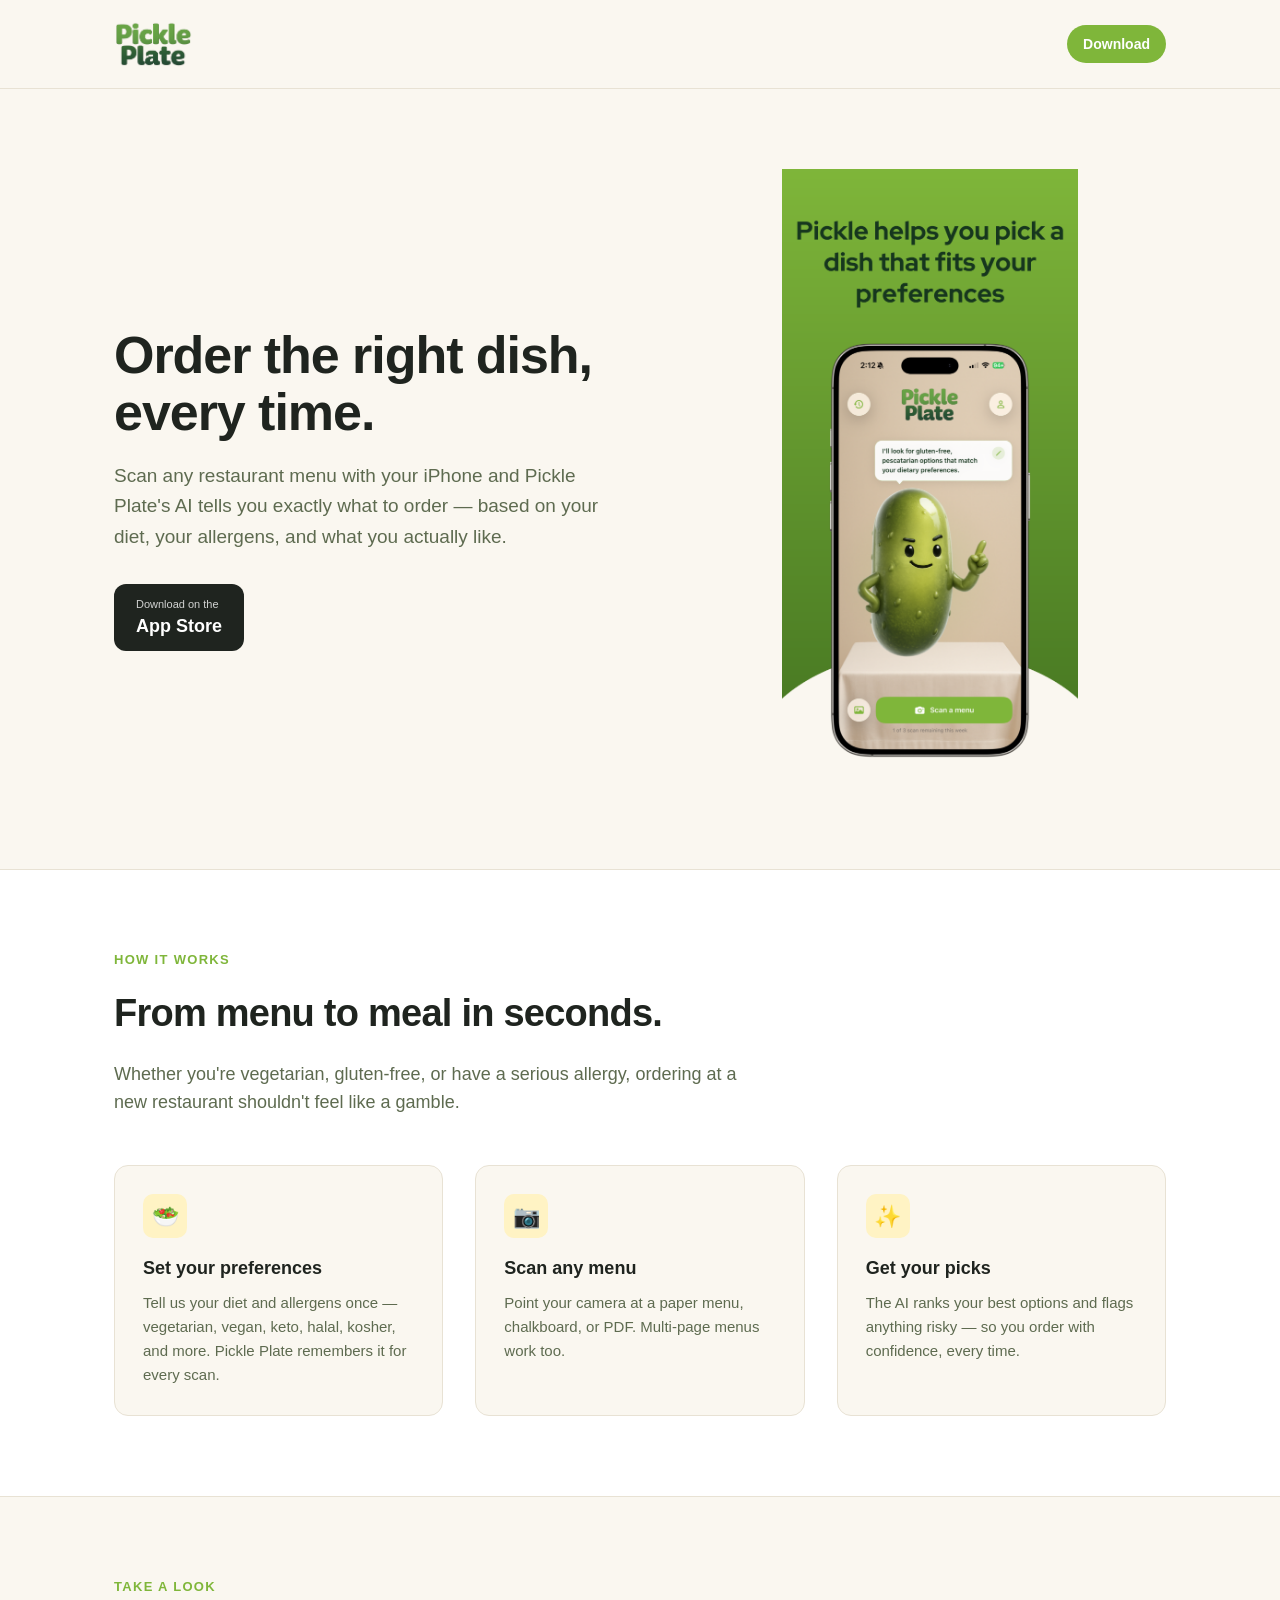
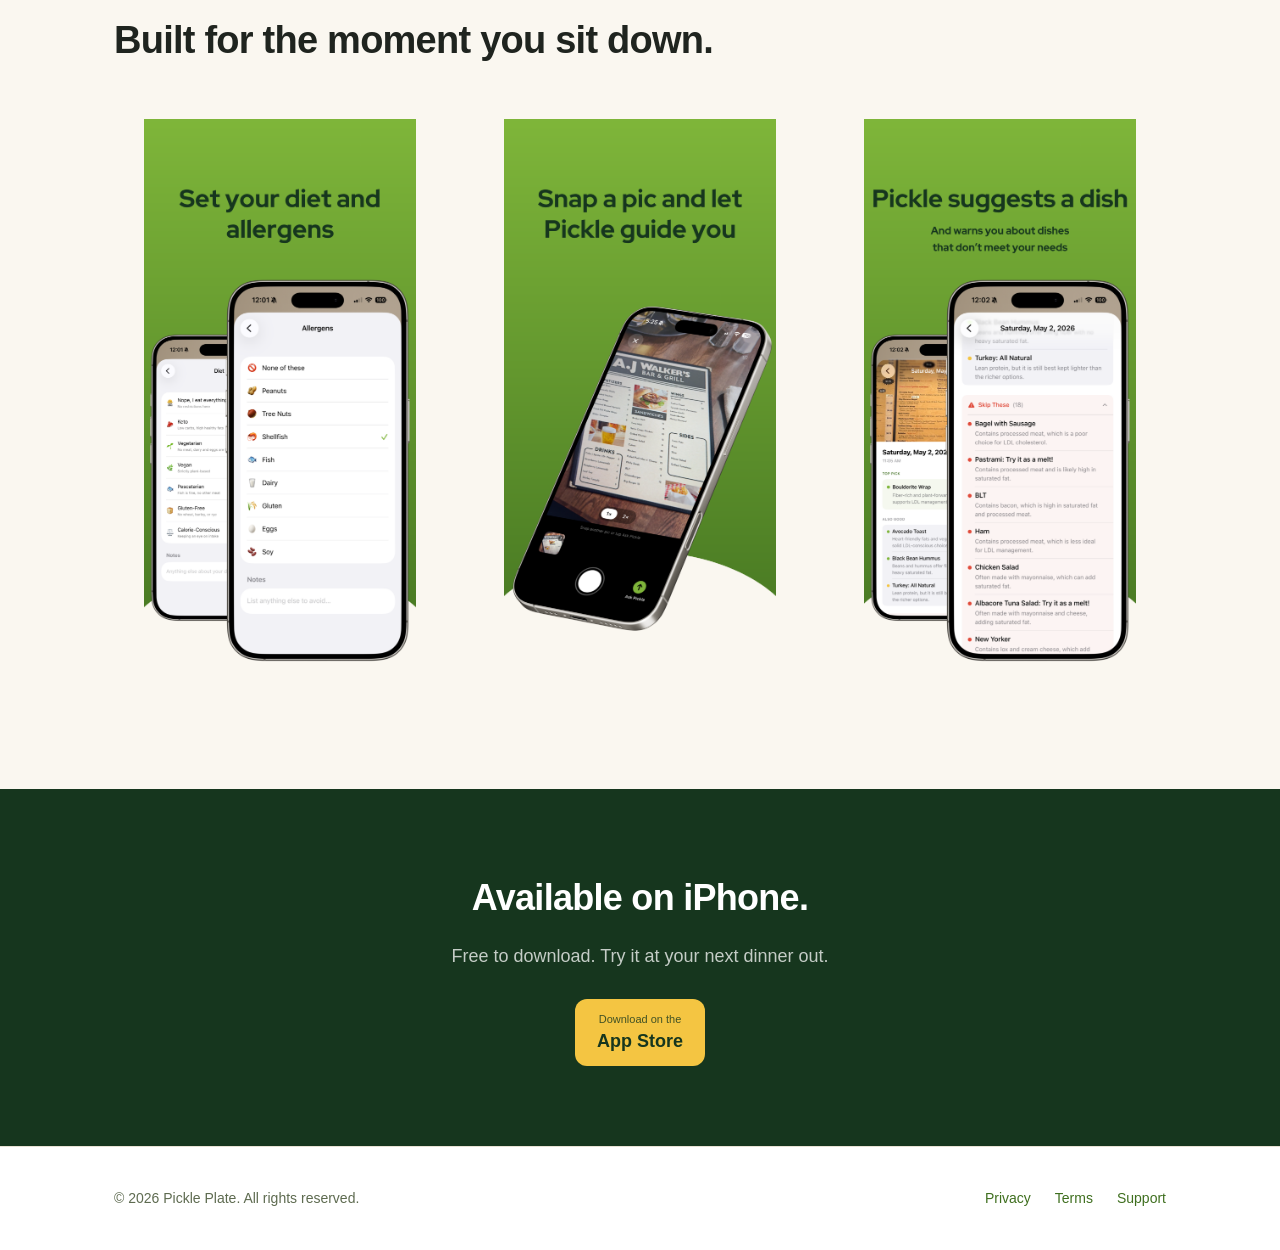
<file: index.html>
<!DOCTYPE html>
<html lang="en">
<head>
  <meta charset="UTF-8" />
  <meta name="viewport" content="width=device-width, initial-scale=1.0" />
  <title>Pickle Plate — Order the right dish, every time</title>
  <meta name="description" content="Scan any restaurant menu and let AI recommend the best dish for your dietary preferences and allergens." />
  <link rel="stylesheet" href="styles.css" />
  <link rel="icon" href="images/logo.png" />
</head>
<body>

<header class="site-header">
  <div class="container">
    <a href="/" class="brand">
      <img src="images/logo.png" alt="Pickle Plate logo" onerror="this.style.background='#3F6F1F';this.removeAttribute('src');" />
    </a>
    <a href="#download" class="nav-cta">Download</a>
  </div>
</header>

<section class="hero">
  <div class="container">
    <div>
      <h1>Order the right dish, every time.</h1>
      <p class="lead">Scan any restaurant menu with your iPhone and Pickle Plate's AI tells you exactly what to order — based on your diet, your allergens, and what you actually like.</p>
      <a href="#download" class="app-store-badge">
        <span>
          <span class="small">Download on the</span>
          <span class="big">App Store</span>
        </span>
      </a>
    </div>
    <div class="hero-phone">
      <img src="images/pickle-intro.png" alt="Pickle Plate app" />
    </div>
  </div>
</section>

<section class="features">
  <div class="container">
    <p class="section-eyebrow">How it works</p>
    <h2 class="section-title">From menu to meal in seconds.</h2>
    <p class="section-intro">Whether you're vegetarian, gluten-free, or have a serious allergy, ordering at a new restaurant shouldn't feel like a gamble.</p>

    <div class="feature-grid">
      <div class="feature">
        <div class="icon">🥗</div>
        <h3>Set your preferences</h3>
        <p>Tell us your diet and allergens once — vegetarian, vegan, keto, halal, kosher, and more. Pickle Plate remembers it for every scan.</p>
      </div>
      <div class="feature">
        <div class="icon">📷</div>
        <h3>Scan any menu</h3>
        <p>Point your camera at a paper menu, chalkboard, or PDF. Multi-page menus work too.</p>
      </div>
      <div class="feature">
        <div class="icon">✨</div>
        <h3>Get your picks</h3>
        <p>The AI ranks your best options and flags anything risky — so you order with confidence, every time.</p>
      </div>
    </div>
  </div>
</section>

<section>
  <div class="container">
    <p class="section-eyebrow">Take a look</p>
    <h2 class="section-title">Built for the moment you sit down.</h2>

    <div class="screenshot-row">
      <div class="screenshot"><img src="images/pickle-allergens.png" alt="Setting allergens and dietary preferences" /></div>
      <div class="screenshot"><img src="images/pickle-scanner.png" alt="Scanning a restaurant menu" /></div>
      <div class="screenshot"><img src="images/pickle-results.png" alt="AI-ranked dish recommendations" /></div>
    </div>
  </div>
</section>

<section class="cta" id="download">
  <div class="container">
    <h2>Available on iPhone.</h2>
    <p>Free to download. Try it at your next dinner out.</p>
    <a href="#" class="app-store-badge">
      <span>
        <span class="small">Download on the</span>
        <span class="big">App Store</span>
      </span>
    </a>
  </div>
</section>

<footer class="site-footer">
  <div class="container">
    <div>© 2026 Pickle Plate. All rights reserved.</div>
    <div class="footer-links">
      <a href="privacy.html">Privacy</a>
      <a href="terms.html">Terms</a>
      <a href="support.html">Support</a>
    </div>
  </div>
</footer>

</body>
</html>
</file>
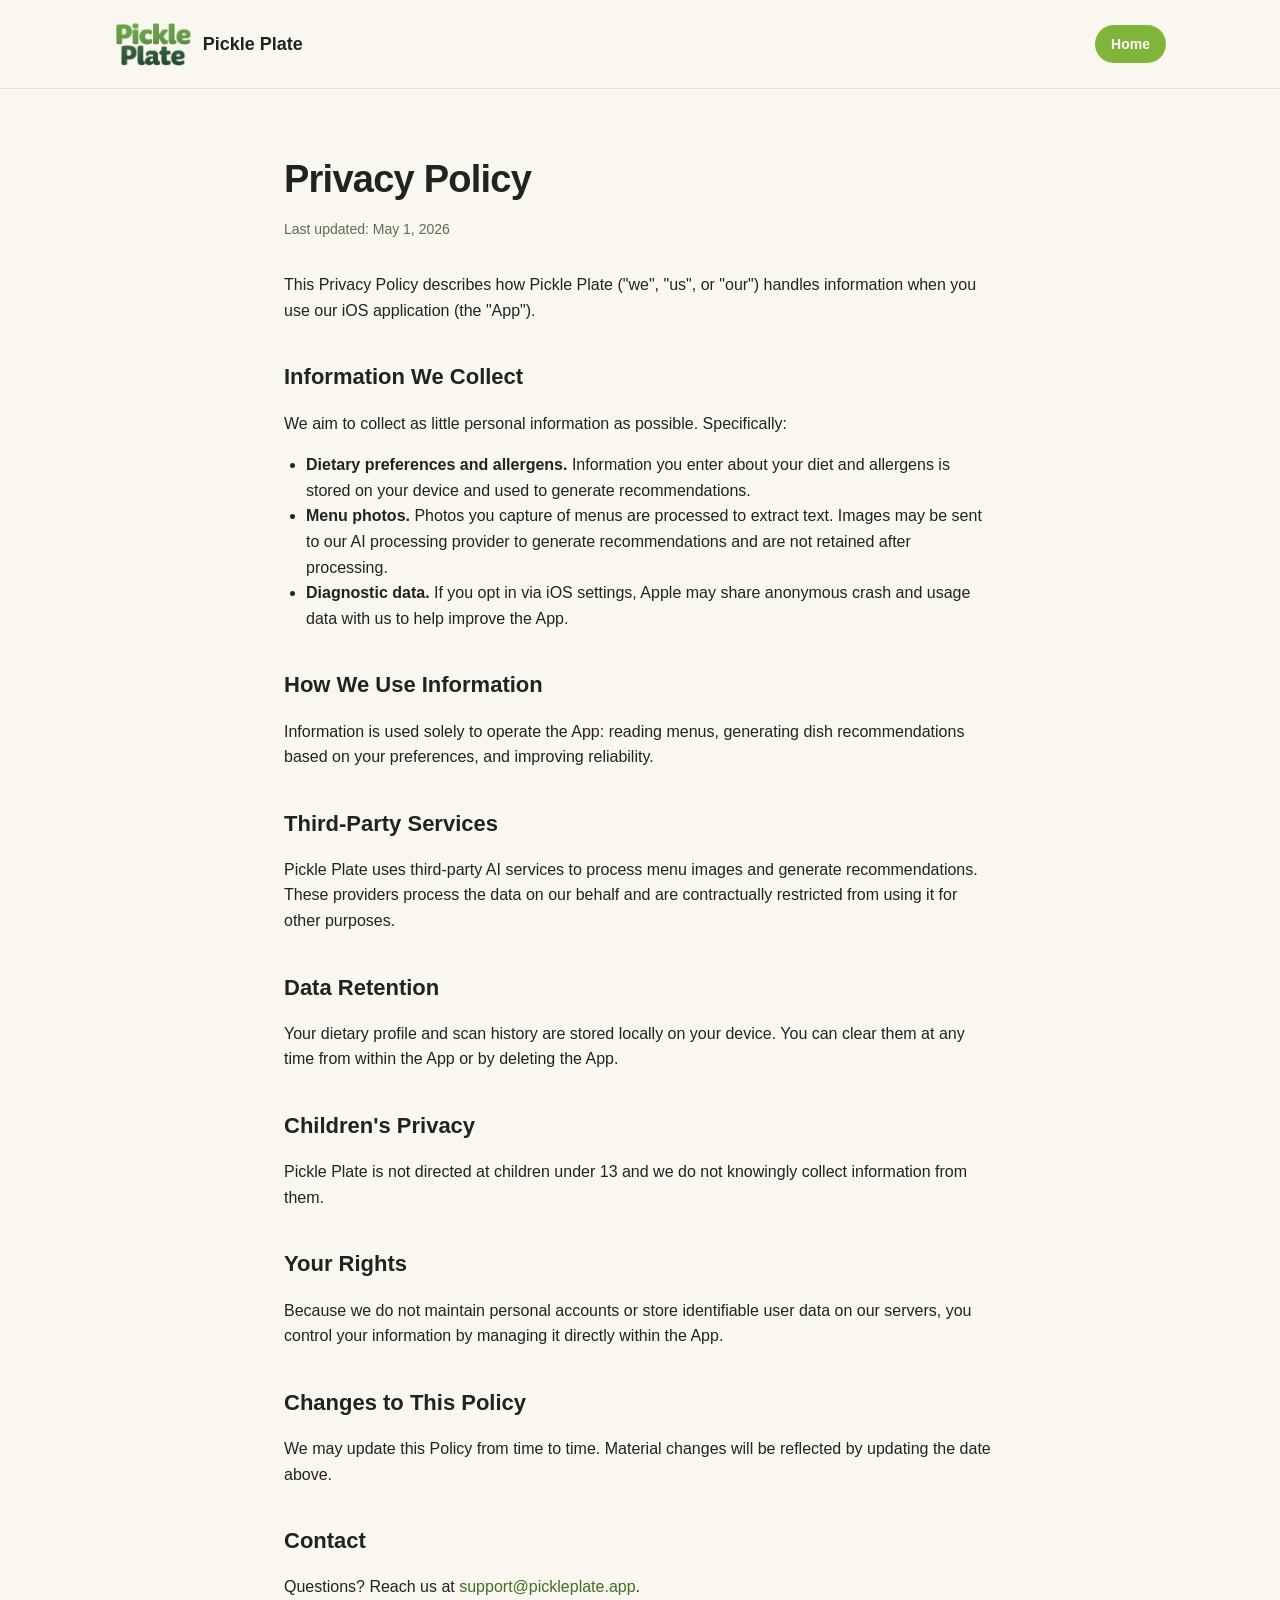
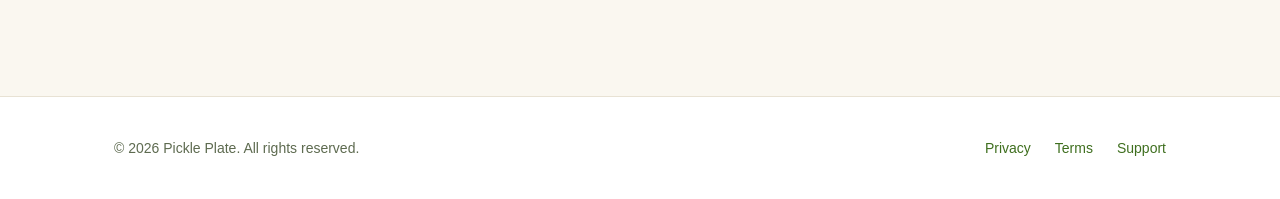
<file: privacy.html>
<!DOCTYPE html>
<html lang="en">
<head>
  <meta charset="UTF-8" />
  <meta name="viewport" content="width=device-width, initial-scale=1.0" />
  <title>Privacy Policy — Pickle Plate</title>
  <link rel="stylesheet" href="styles.css" />
</head>
<body>

<header class="site-header">
  <div class="container">
    <a href="/" class="brand">
      <img src="images/logo.png" alt="Pickle Plate logo" onerror="this.style.background='#3F6F1F';this.removeAttribute('src');" />
      <span>Pickle Plate</span>
    </a>
    <a href="index.html" class="nav-cta">Home</a>
  </div>
</header>

<main class="container legal">
  <h1>Privacy Policy</h1>
  <p class="updated">Last updated: May 1, 2026</p>

  <p>This Privacy Policy describes how Pickle Plate ("we", "us", or "our") handles information when you use our iOS application (the "App").</p>

  <h2>Information We Collect</h2>
  <p>We aim to collect as little personal information as possible. Specifically:</p>
  <ul>
    <li><strong>Dietary preferences and allergens.</strong> Information you enter about your diet and allergens is stored on your device and used to generate recommendations.</li>
    <li><strong>Menu photos.</strong> Photos you capture of menus are processed to extract text. Images may be sent to our AI processing provider to generate recommendations and are not retained after processing.</li>
    <li><strong>Diagnostic data.</strong> If you opt in via iOS settings, Apple may share anonymous crash and usage data with us to help improve the App.</li>
  </ul>

  <h2>How We Use Information</h2>
  <p>Information is used solely to operate the App: reading menus, generating dish recommendations based on your preferences, and improving reliability.</p>

  <h2>Third-Party Services</h2>
  <p>Pickle Plate uses third-party AI services to process menu images and generate recommendations. These providers process the data on our behalf and are contractually restricted from using it for other purposes.</p>

  <h2>Data Retention</h2>
  <p>Your dietary profile and scan history are stored locally on your device. You can clear them at any time from within the App or by deleting the App.</p>

  <h2>Children's Privacy</h2>
  <p>Pickle Plate is not directed at children under 13 and we do not knowingly collect information from them.</p>

  <h2>Your Rights</h2>
  <p>Because we do not maintain personal accounts or store identifiable user data on our servers, you control your information by managing it directly within the App.</p>

  <h2>Changes to This Policy</h2>
  <p>We may update this Policy from time to time. Material changes will be reflected by updating the date above.</p>

  <h2>Contact</h2>
  <p>Questions? Reach us at <a href="mailto:support@pickleplate.app">support@pickleplate.app</a>.</p>
</main>

<footer class="site-footer">
  <div class="container">
    <div>© 2026 Pickle Plate. All rights reserved.</div>
    <div class="footer-links">
      <a href="privacy.html">Privacy</a>
      <a href="terms.html">Terms</a>
      <a href="support.html">Support</a>
    </div>
  </div>
</footer>

</body>
</html>
</file>
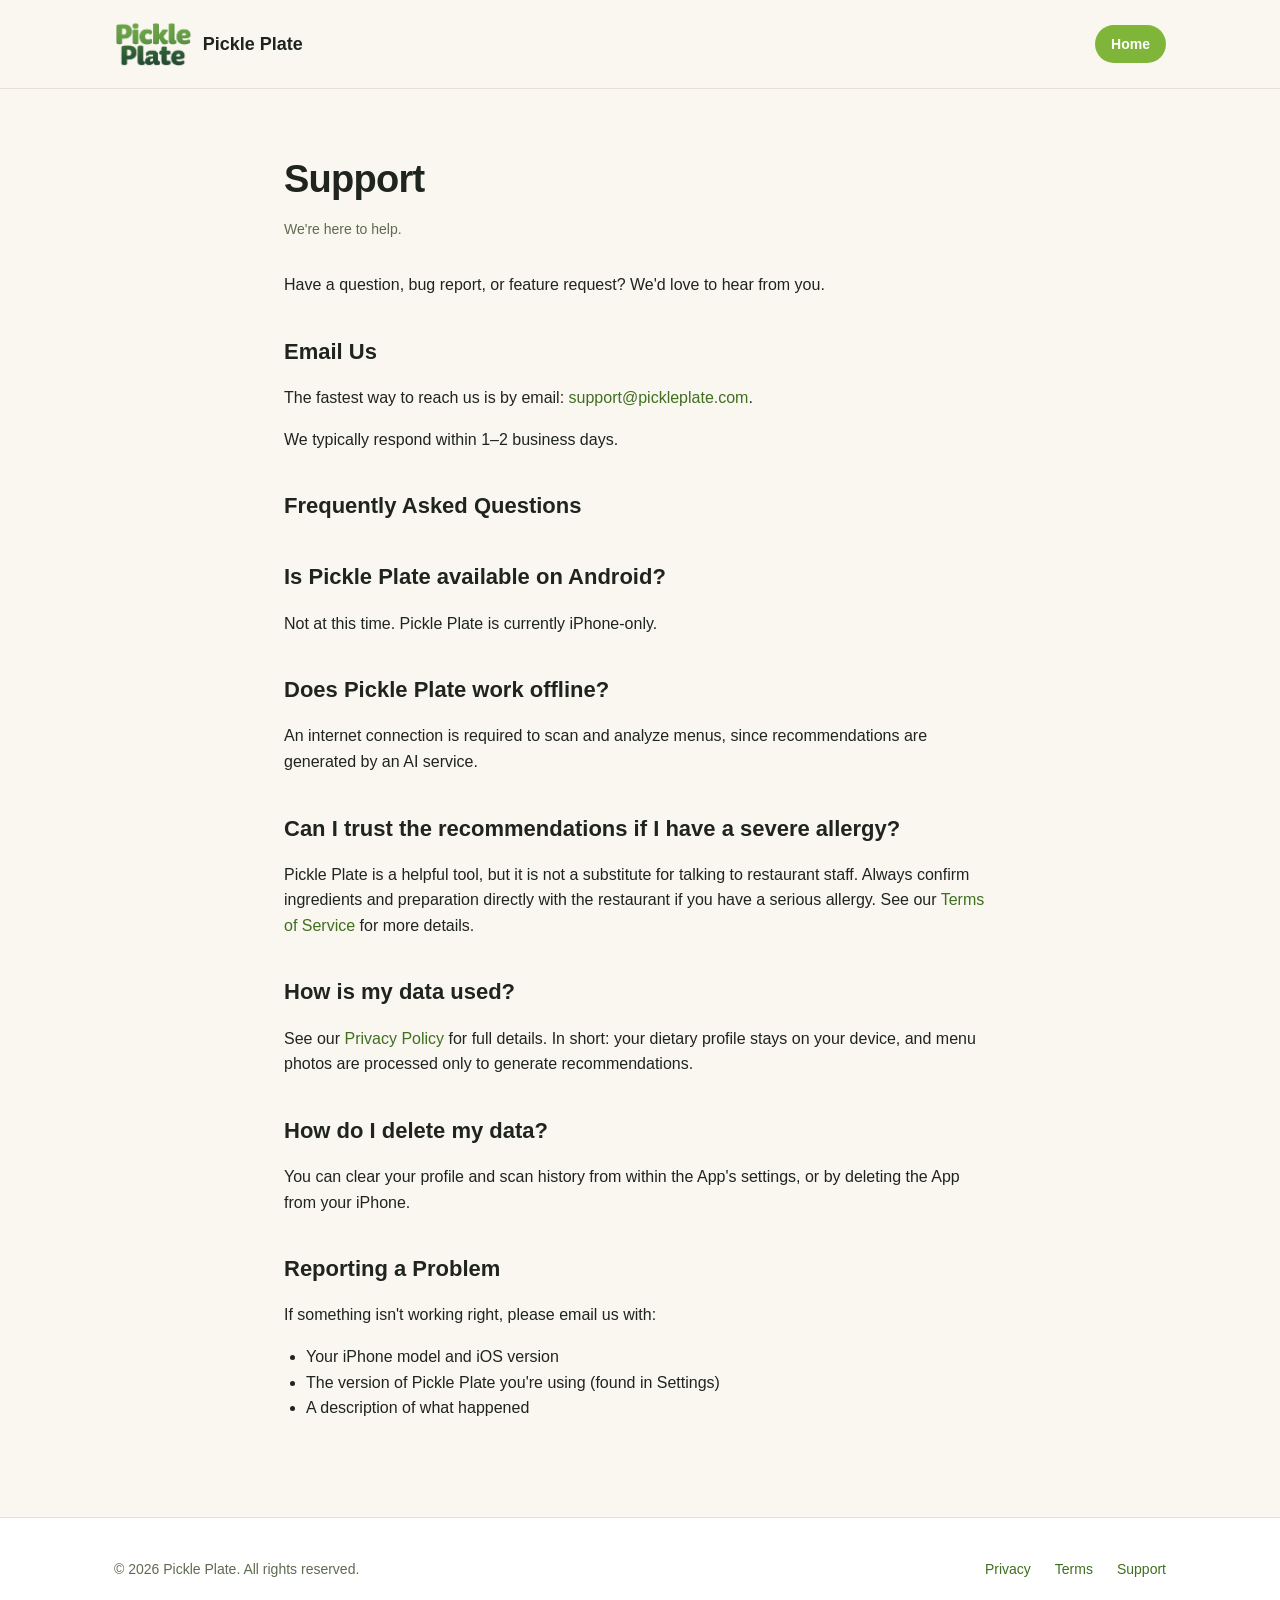
<file: support.html>
<!DOCTYPE html>
<html lang="en">
<head>
  <meta charset="UTF-8" />
  <meta name="viewport" content="width=device-width, initial-scale=1.0" />
  <title>Support — Pickle Plate</title>
  <link rel="stylesheet" href="styles.css" />
</head>
<body>

<header class="site-header">
  <div class="container">
    <a href="/" class="brand">
      <img src="images/logo.png" alt="Pickle Plate logo" onerror="this.style.background='#3F6F1F';this.removeAttribute('src');" />
      <span>Pickle Plate</span>
    </a>
    <a href="index.html" class="nav-cta">Home</a>
  </div>
</header>

<main class="container legal">
  <h1>Support</h1>
  <p class="updated">We're here to help.</p>

  <p>Have a question, bug report, or feature request? We'd love to hear from you.</p>

  <h2>Email Us</h2>
  <p>The fastest way to reach us is by email: <a href="mailto:support@pickleplate.com">support@pickleplate.com</a>.</p>
  <p>We typically respond within 1–2 business days.</p>

  <h2>Frequently Asked Questions</h2>

  <h2>Is Pickle Plate available on Android?</h2>
  <p>Not at this time. Pickle Plate is currently iPhone-only.</p>

  <h2>Does Pickle Plate work offline?</h2>
  <p>An internet connection is required to scan and analyze menus, since recommendations are generated by an AI service.</p>

  <h2>Can I trust the recommendations if I have a severe allergy?</h2>
  <p>Pickle Plate is a helpful tool, but it is not a substitute for talking to restaurant staff. Always confirm ingredients and preparation directly with the restaurant if you have a serious allergy. See our <a href="terms.html">Terms of Service</a> for more details.</p>

  <h2>How is my data used?</h2>
  <p>See our <a href="privacy.html">Privacy Policy</a> for full details. In short: your dietary profile stays on your device, and menu photos are processed only to generate recommendations.</p>

  <h2>How do I delete my data?</h2>
  <p>You can clear your profile and scan history from within the App's settings, or by deleting the App from your iPhone.</p>

  <h2>Reporting a Problem</h2>
  <p>If something isn't working right, please email us with:</p>
  <ul>
    <li>Your iPhone model and iOS version</li>
    <li>The version of Pickle Plate you're using (found in Settings)</li>
    <li>A description of what happened</li>
  </ul>
</main>

<footer class="site-footer">
  <div class="container">
    <div>© 2026 Pickle Plate. All rights reserved.</div>
    <div class="footer-links">
      <a href="privacy.html">Privacy</a>
      <a href="terms.html">Terms</a>
      <a href="support.html">Support</a>
    </div>
  </div>
</footer>

</body>
</html>
</file>
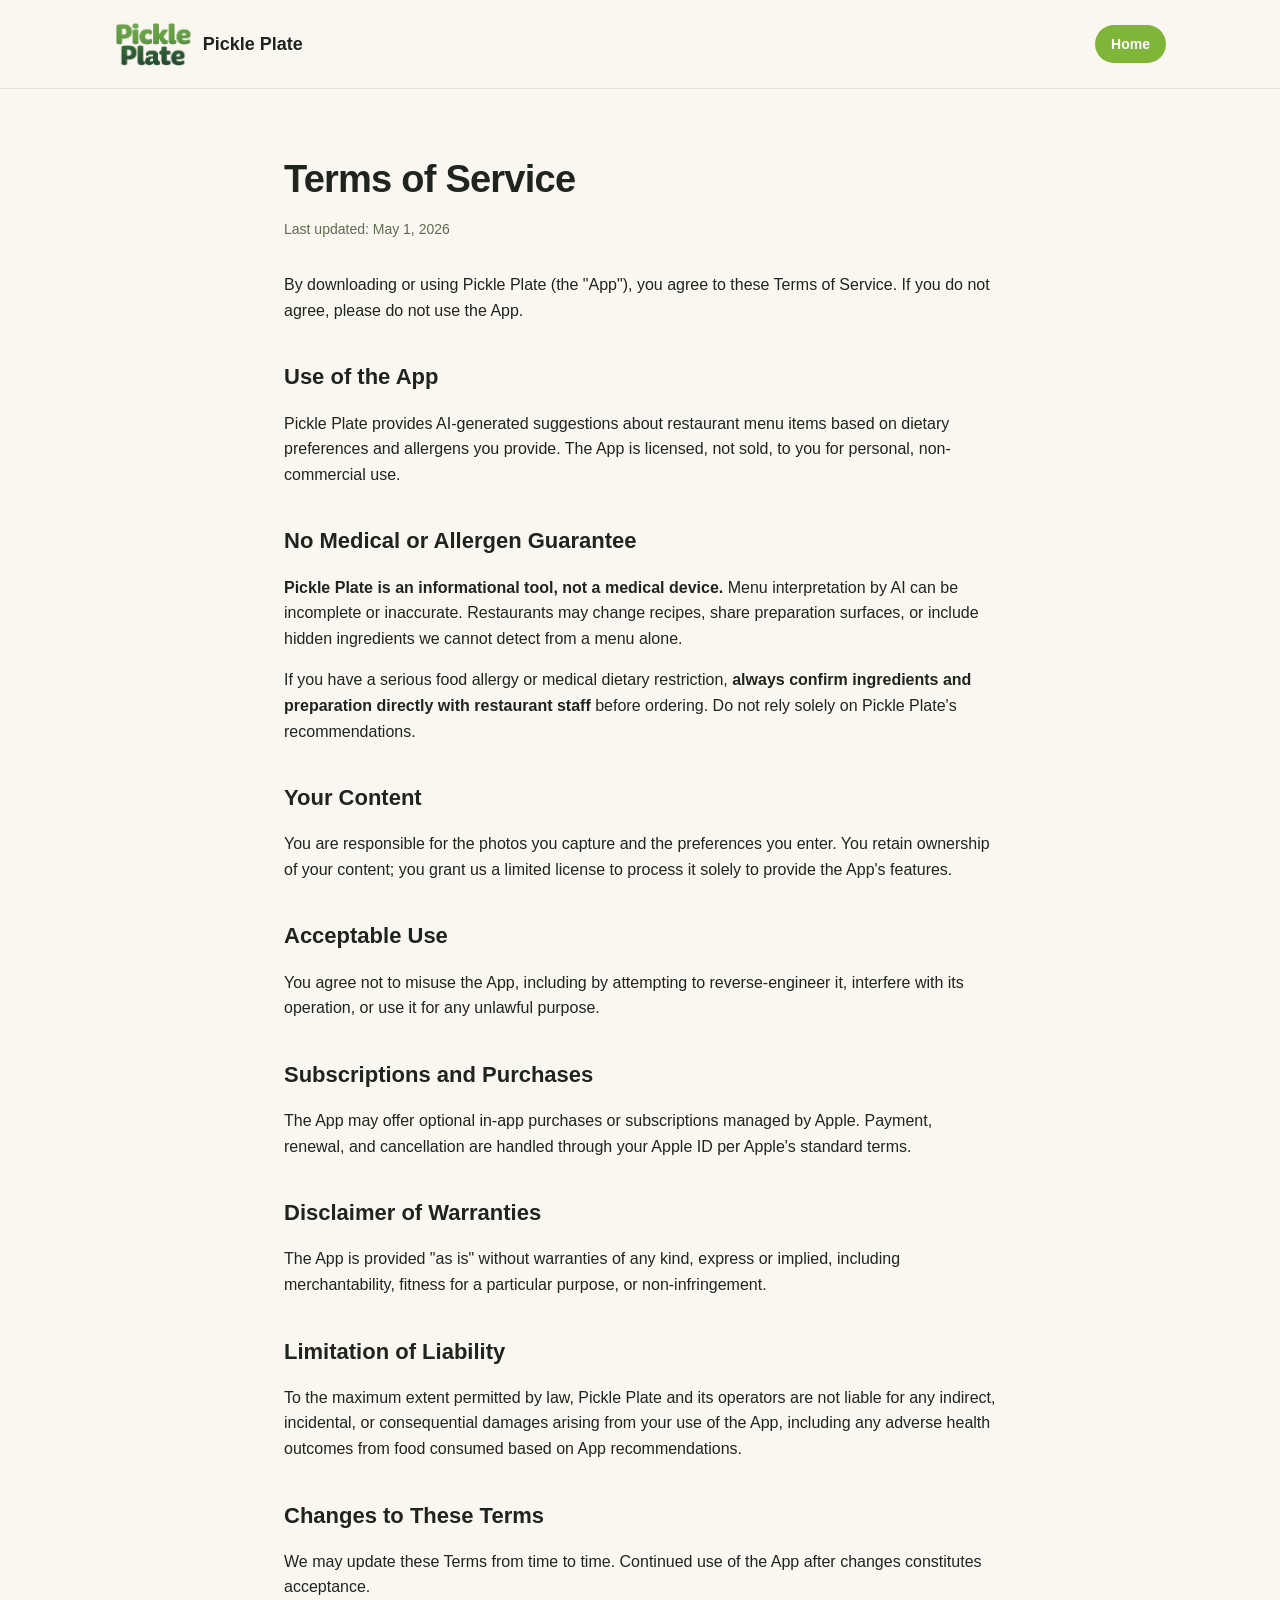
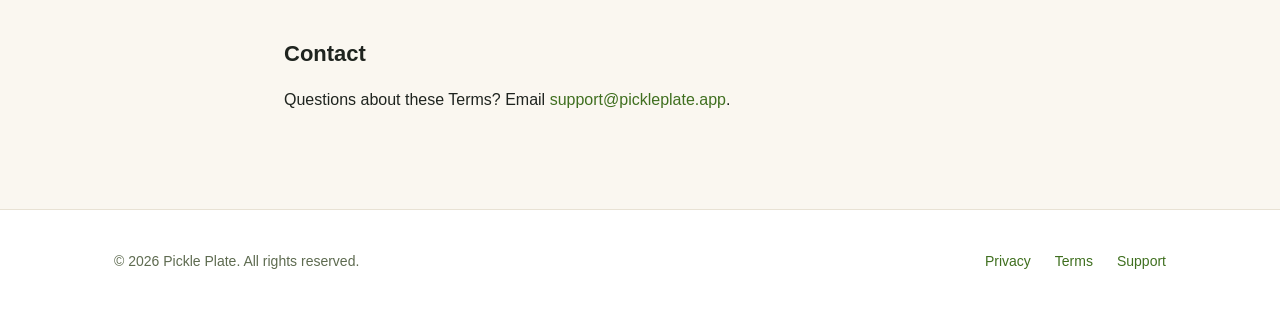
<file: terms.html>
<!DOCTYPE html>
<html lang="en">
<head>
  <meta charset="UTF-8" />
  <meta name="viewport" content="width=device-width, initial-scale=1.0" />
  <title>Terms of Service — Pickle Plate</title>
  <link rel="stylesheet" href="styles.css" />
</head>
<body>

<header class="site-header">
  <div class="container">
    <a href="/" class="brand">
      <img src="images/logo.png" alt="Pickle Plate logo" onerror="this.style.background='#3F6F1F';this.removeAttribute('src');" />
      <span>Pickle Plate</span>
    </a>
    <a href="index.html" class="nav-cta">Home</a>
  </div>
</header>

<main class="container legal">
  <h1>Terms of Service</h1>
  <p class="updated">Last updated: May 1, 2026</p>

  <p>By downloading or using Pickle Plate (the "App"), you agree to these Terms of Service. If you do not agree, please do not use the App.</p>

  <h2>Use of the App</h2>
  <p>Pickle Plate provides AI-generated suggestions about restaurant menu items based on dietary preferences and allergens you provide. The App is licensed, not sold, to you for personal, non-commercial use.</p>

  <h2>No Medical or Allergen Guarantee</h2>
  <p><strong>Pickle Plate is an informational tool, not a medical device.</strong> Menu interpretation by AI can be incomplete or inaccurate. Restaurants may change recipes, share preparation surfaces, or include hidden ingredients we cannot detect from a menu alone.</p>
  <p>If you have a serious food allergy or medical dietary restriction, <strong>always confirm ingredients and preparation directly with restaurant staff</strong> before ordering. Do not rely solely on Pickle Plate's recommendations.</p>

  <h2>Your Content</h2>
  <p>You are responsible for the photos you capture and the preferences you enter. You retain ownership of your content; you grant us a limited license to process it solely to provide the App's features.</p>

  <h2>Acceptable Use</h2>
  <p>You agree not to misuse the App, including by attempting to reverse-engineer it, interfere with its operation, or use it for any unlawful purpose.</p>

  <h2>Subscriptions and Purchases</h2>
  <p>The App may offer optional in-app purchases or subscriptions managed by Apple. Payment, renewal, and cancellation are handled through your Apple ID per Apple's standard terms.</p>

  <h2>Disclaimer of Warranties</h2>
  <p>The App is provided "as is" without warranties of any kind, express or implied, including merchantability, fitness for a particular purpose, or non-infringement.</p>

  <h2>Limitation of Liability</h2>
  <p>To the maximum extent permitted by law, Pickle Plate and its operators are not liable for any indirect, incidental, or consequential damages arising from your use of the App, including any adverse health outcomes from food consumed based on App recommendations.</p>

  <h2>Changes to These Terms</h2>
  <p>We may update these Terms from time to time. Continued use of the App after changes constitutes acceptance.</p>

  <h2>Contact</h2>
  <p>Questions about these Terms? Email <a href="mailto:support@pickleplate.app">support@pickleplate.app</a>.</p>
</main>

<footer class="site-footer">
  <div class="container">
    <div>© 2026 Pickle Plate. All rights reserved.</div>
    <div class="footer-links">
      <a href="privacy.html">Privacy</a>
      <a href="terms.html">Terms</a>
      <a href="support.html">Support</a>
    </div>
  </div>
</footer>

</body>
</html>
</file>
<file: styles.css>
:root {
  --green: #7FB63A;
  --green-dark: #3F6F1F;
  --green-deep: #16361E;
  --green-light: #FFF3C4;
  --cream: #FAF7F0;
  --ink: #1F241F;
  --gold: #F4C542;
  --muted: #5e6b50;
  --border: #e8e2d4;
  --radius: 14px;
  --max: 1100px;
}

* { box-sizing: border-box; }

html, body {
  margin: 0;
  padding: 0;
  font-family: -apple-system, BlinkMacSystemFont, "SF Pro Text", "Segoe UI", Roboto, sans-serif;
  color: var(--ink);
  background: var(--cream);
  line-height: 1.6;
  -webkit-font-smoothing: antialiased;
}

a { color: var(--green-dark); text-decoration: none; }
a:hover { text-decoration: underline; }

.container {
  max-width: var(--max);
  margin: 0 auto;
  padding: 0 24px;
}

/* Header */
.site-header {
  padding: 20px 0;
  border-bottom: 1px solid var(--border);
  background: var(--cream);
}
.site-header .container {
  display: flex;
  align-items: center;
  justify-content: space-between;
}
.brand {
  display: flex;
  align-items: center;
  gap: 10px;
  font-weight: 700;
  font-size: 18px;
  color: var(--ink);
}
.brand img {
  height: 48px;
  width: auto;
  border-radius: 8px;
}
.nav-cta {
  background: var(--green);
  color: white;
  padding: 8px 16px;
  border-radius: 999px;
  font-size: 14px;
  font-weight: 600;
}
.nav-cta:hover { background: var(--green-dark); text-decoration: none; }

/* Hero */
.hero {
  padding: 80px 0 60px;
}
.hero .container {
  display: grid;
  grid-template-columns: 1.1fr 1fr;
  gap: 60px;
  align-items: center;
}
.hero h1 {
  font-size: 52px;
  line-height: 1.1;
  margin: 0 0 20px;
  letter-spacing: -0.02em;
}
.hero p.lead {
  font-size: 19px;
  color: var(--muted);
  margin: 0 0 32px;
}
.hero-phone {
  border-radius: 32px;
  aspect-ratio: 9/16;
  max-width: 360px;
  margin: 0 auto;
  overflow: hidden;
}
.hero-phone img {
  width: 100%;
  height: 100%;
  object-fit: contain;
  display: block;
}

/* App Store badge */
.app-store-badge {
  display: inline-flex;
  align-items: center;
  gap: 12px;
  background: var(--ink);
  color: white;
  padding: 12px 22px;
  border-radius: 12px;
  font-weight: 600;
}
.app-store-badge:hover { background: #000; text-decoration: none; }
.app-store-badge .small { font-size: 11px; opacity: 0.8; font-weight: 400; display: block; }
.app-store-badge .big { font-size: 18px; line-height: 1.1; }

/* Sections */
section { padding: 80px 0; }
.section-eyebrow {
  text-transform: uppercase;
  letter-spacing: 0.1em;
  font-size: 13px;
  color: var(--green);
  font-weight: 700;
  margin: 0 0 12px;
}
.section-title {
  font-size: 38px;
  margin: 0 0 16px;
  letter-spacing: -0.02em;
}
.section-intro {
  font-size: 18px;
  color: var(--muted);
  max-width: 640px;
  margin: 0 0 48px;
}

/* Features / How it works (combined) */
.features {
  background: white;
  border-top: 1px solid var(--border);
  border-bottom: 1px solid var(--border);
}
.feature-grid {
  display: grid;
  grid-template-columns: repeat(3, 1fr);
  gap: 32px;
}
.feature {
  padding: 28px;
  background: var(--cream);
  border-radius: var(--radius);
  border: 1px solid var(--border);
}
.feature .icon {
  width: 44px;
  height: 44px;
  background: var(--green-light);
  color: var(--green-dark);
  border-radius: 10px;
  display: flex;
  align-items: center;
  justify-content: center;
  font-size: 22px;
  margin-bottom: 16px;
}
.feature h3 { margin: 0 0 8px; font-size: 18px; }
.feature p { margin: 0; color: var(--muted); font-size: 15px; }

/* Screenshots */
.screenshot-row {
  display: grid;
  grid-template-columns: repeat(3, 1fr);
  gap: 28px;
  margin-top: 48px;
}
.screenshot {
  aspect-ratio: 9/16;
  border-radius: 24px;
  overflow: hidden;
}
.screenshot img {
  width: 100%;
  height: 100%;
  object-fit: contain;
  display: block;
}

/* CTA */
.cta {
  background: var(--green-deep);
  color: white;
  text-align: center;
}
.cta h2 { color: white; font-size: 36px; margin: 0 0 16px; letter-spacing: -0.02em; }
.cta p { color: rgba(255,255,255,0.75); font-size: 18px; margin: 0 0 28px; }
.cta .app-store-badge {
  background: var(--gold);
  color: var(--green-deep);
}
.cta .app-store-badge:hover { background: #e8b830; }

/* Footer */
.site-footer {
  padding: 40px 0;
  border-top: 1px solid var(--border);
  background: white;
  font-size: 14px;
  color: var(--muted);
}
.site-footer .container {
  display: flex;
  justify-content: space-between;
  align-items: center;
  flex-wrap: wrap;
  gap: 16px;
}
.footer-links { display: flex; gap: 24px; flex-wrap: wrap; }

/* Legal pages */
.legal {
  padding-top: 60px;
  padding-bottom: 80px;
  max-width: 760px;
}
.legal h1 { font-size: 38px; margin: 0 0 8px; letter-spacing: -0.02em; }
.legal .updated { color: var(--muted); margin: 0 0 32px; font-size: 14px; }
.legal h2 { font-size: 22px; margin: 36px 0 12px; }
.legal p, .legal li { color: var(--ink); }
.legal ul { padding-left: 22px; }

/* Responsive */
@media (max-width: 800px) {
  .hero { padding: 48px 0 32px; }
  .hero .container { grid-template-columns: 1fr; gap: 36px; }
  .hero h1 { font-size: 36px; }
  .hero p.lead { font-size: 17px; }
  .hero-phone { max-width: 260px; }
  section { padding: 52px 0; }
  .section-title { font-size: 28px; }
  .section-intro { font-size: 16px; margin-bottom: 32px; }
  .feature-grid, .screenshot-row { grid-template-columns: 1fr; gap: 20px; }
  .cta h2 { font-size: 28px; }
  .cta p { font-size: 16px; }
  .site-footer .container { flex-direction: column; text-align: center; }
  .legal { padding-top: 40px; padding-bottom: 56px; }
  .legal h1 { font-size: 28px; }
  .legal h2 { font-size: 18px; margin-top: 28px; }
}
</file>
